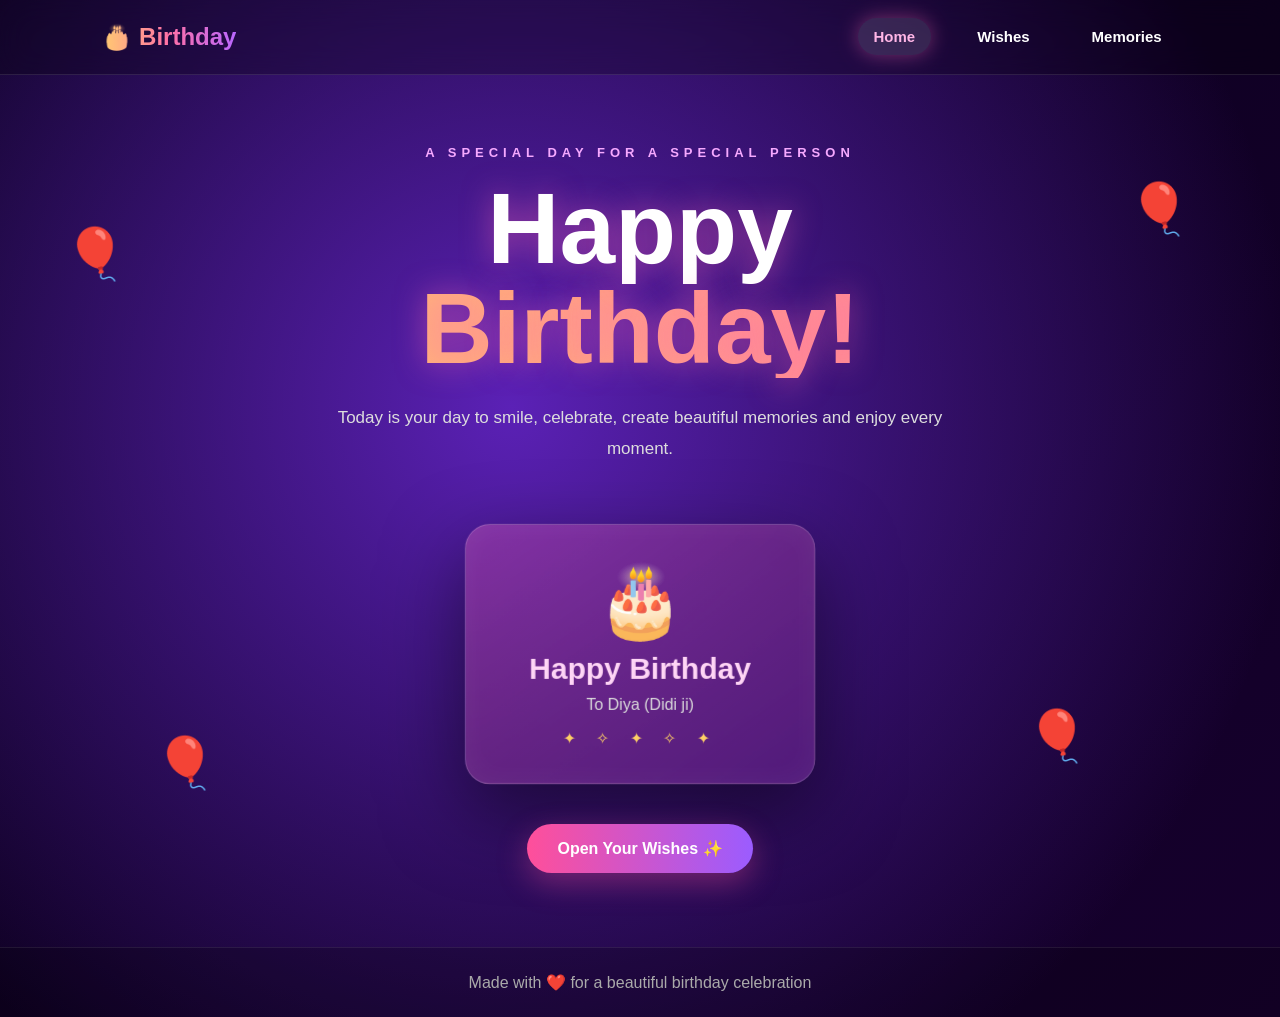
<file: index.html>
<!DOCTYPE html>
<html lang="en">
<head>
    <meta charset="UTF-8">
    <meta name="viewport" content="width=device-width, initial-scale=1.0">
    <title>Happy Birthday 🎂</title>
    <link rel="stylesheet" href="style.css">
</head>

<body>

    <!-- Navigation -->
    <nav class="navbar">
        <div class="logo">🎂 Birthday</div>

        <ul class="nav-links">
            <li><a href="index.html" class="active">Home</a></li>
            <li><a href="wishes.html">Wishes</a></li>
            <li><a href="memories.html">Memories</a></li>
        </ul>
    </nav>

    <!-- Floating Balloons -->
    <div class="balloon balloon1">🎈</div>
    <div class="balloon balloon2">🎈</div>
    <div class="balloon balloon3">🎈</div>
    <div class="balloon balloon4">🎈</div>

    <!-- Main Section -->
    <main class="hero">

        <div class="hero-content">

            <p class="small-title">A SPECIAL DAY FOR A SPECIAL PERSON</p>

            <h1>
                Happy
                <span>Birthday!</span>
            </h1>

            <p class="intro">
                Today is your day to smile, celebrate,
                create beautiful memories and enjoy every moment.
            </p>

            <!-- 3D Card -->
            <div class="scene">

                <div class="birthday-card">

                    <div class="card-front">

                        <div class="card-glow"></div>

                        <div class="card-icon">🎂</div>

                        <h2>Happy Birthday</h2>

                        <p>To Diya (Didi ji)</p>

                        <div class="stars">
                            ✦ ✧ ✦ ✧ ✦
                        </div>

                    </div>

                    <div class="card-inside">

                        <div class="cake">🎂</div>

                        <h2>Make A Wish!</h2>

                        <p>
                            May your birthday be filled with
                            happiness, laughter and unforgettable moments.
                        </p>

                    </div>

                </div>

            </div>

            <a href="wishes.html" class="main-btn">
                Open Your Wishes ✨
            </a>

        </div>

    </main>

    <!-- Footer -->
    <footer>
        <p>Made with ❤️ for a beautiful birthday celebration</p>
    </footer>

</body>
</html>
</file>
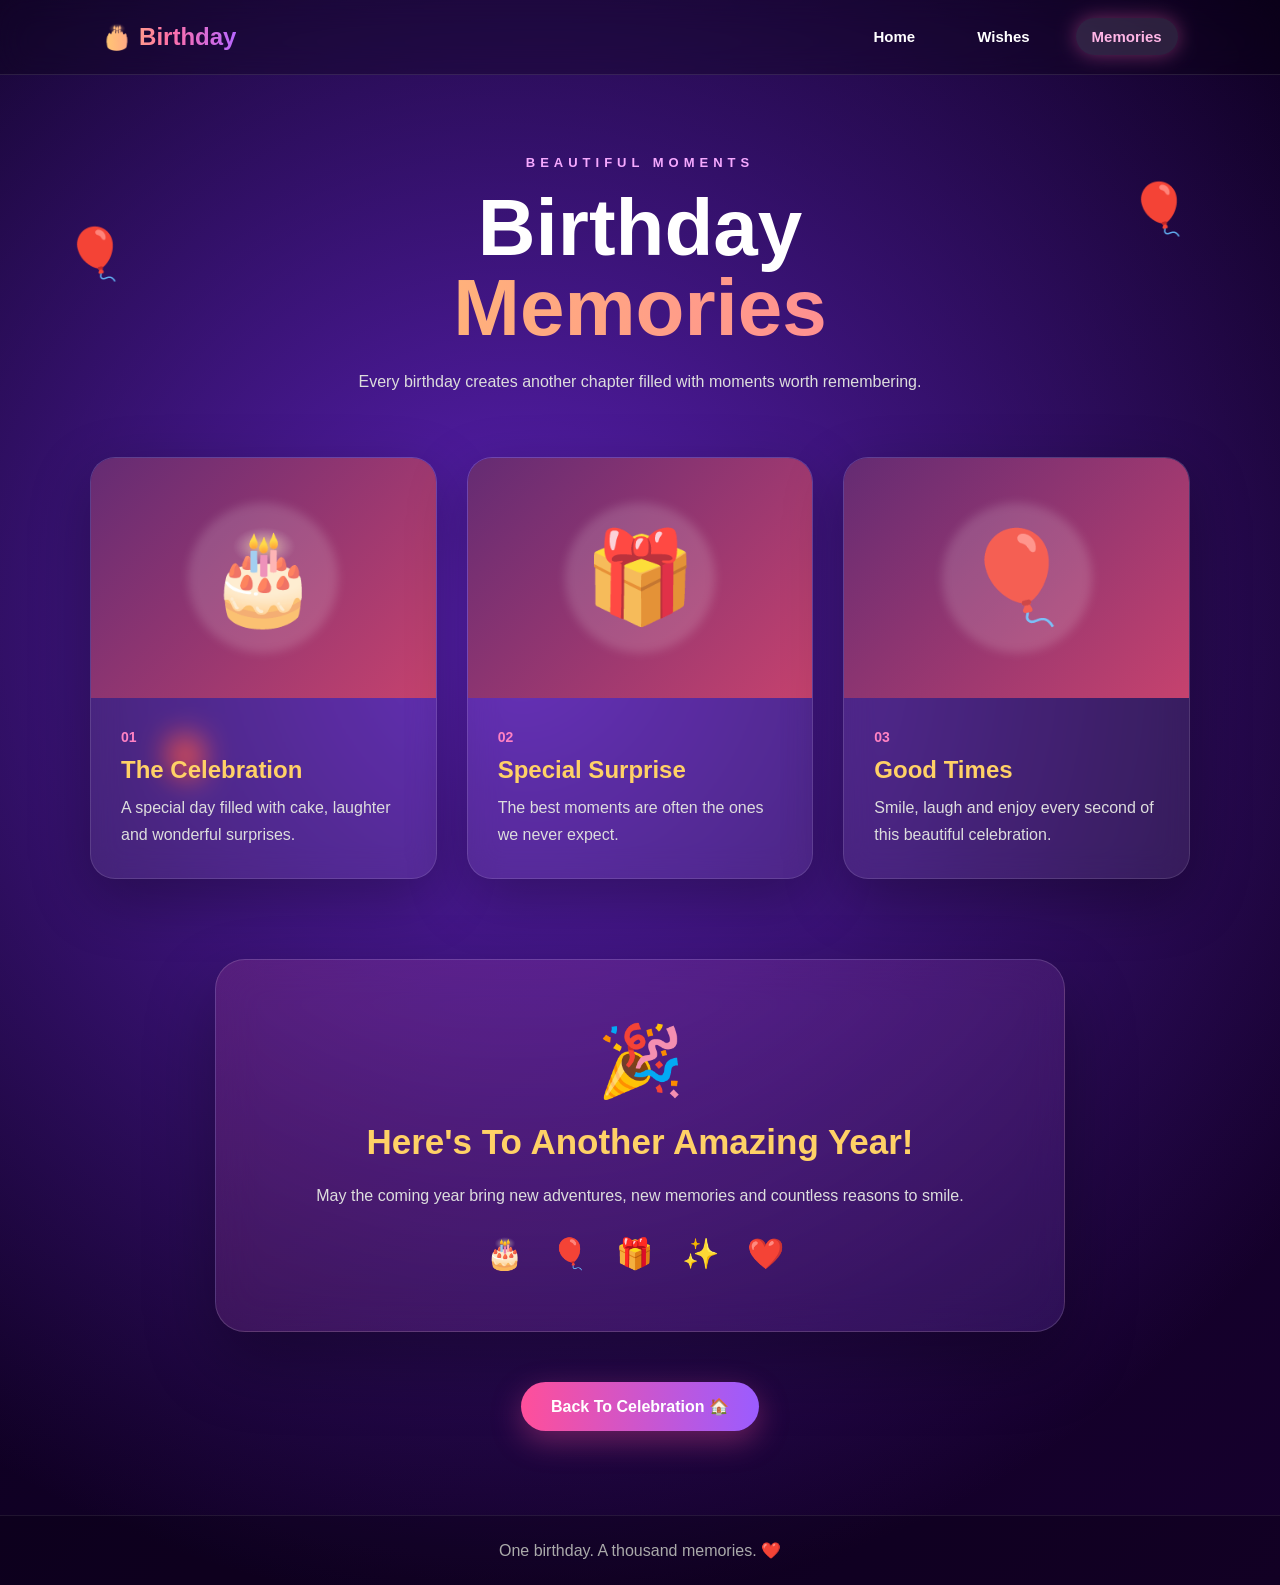
<file: memories.html>
<!DOCTYPE html>
<html lang="en">
<head>
    <meta charset="UTF-8">
    <meta name="viewport" content="width=device-width, initial-scale=1.0">
    <title>Birthday Memories 📸</title>
    <link rel="stylesheet" href="style.css">
</head>

<body>

    <!-- Navigation -->
    <nav class="navbar">

        <div class="logo">
            🎂 Birthday
        </div>

        <ul class="nav-links">
            <li><a href="index.html">Home</a></li>
            <li><a href="wishes.html">Wishes</a></li>
            <li><a href="memories.html" class="active">Memories</a></li>
        </ul>

    </nav>


    <!-- Decorative Balloons -->

    <div class="balloon balloon1">🎈</div>
    <div class="balloon balloon2">🎈</div>
    <div class="balloon balloon3">🎈</div>


    <!-- Memories -->

    <section class="page-section">

        <p class="small-title">
            BEAUTIFUL MOMENTS
        </p>

        <h1 class="page-title">
            Birthday <span>Memories</span>
        </h1>

        <p class="section-description">
            Every birthday creates another chapter
            filled with moments worth remembering.
        </p>


        <!-- Memory Cards -->

        <div class="memory-container">

            <div class="memory-card">

                <div class="memory-image memory-one">
                    🎂
                </div>

                <div class="memory-content">

                    <span>01</span>

                    <h2>The Celebration</h2>

                    <p>
                        A special day filled with cake,
                        laughter and wonderful surprises.
                    </p>

                </div>

            </div>


            <div class="memory-card">

                <div class="memory-image memory-two">
                    🎁
                </div>

                <div class="memory-content">

                    <span>02</span>

                    <h2>Special Surprise</h2>

                    <p>
                        The best moments are often the
                        ones we never expect.
                    </p>

                </div>

            </div>


            <div class="memory-card">

                <div class="memory-image memory-three">
                    🎈
                </div>

                <div class="memory-content">

                    <span>03</span>

                    <h2>Good Times</h2>

                    <p>
                        Smile, laugh and enjoy every
                        second of this beautiful celebration.
                    </p>

                </div>

            </div>

        </div>


        <!-- Final Birthday Card -->

        <div class="final-card">

            <div class="final-icon">
                🎉
            </div>

            <h2>
                Here's To Another Amazing Year!
            </h2>

            <p>
                May the coming year bring new adventures,
                new memories and countless reasons to smile.
            </p>

            <div class="emoji-line">
                🎂 🎈 🎁 ✨ ❤️
            </div>

        </div>


        <a href="index.html" class="main-btn">
            Back To Celebration 🏠
        </a>

    </section>


    <footer>
        <p>One birthday. A thousand memories. ❤️</p>
    </footer>

</body>
</html>
</file>
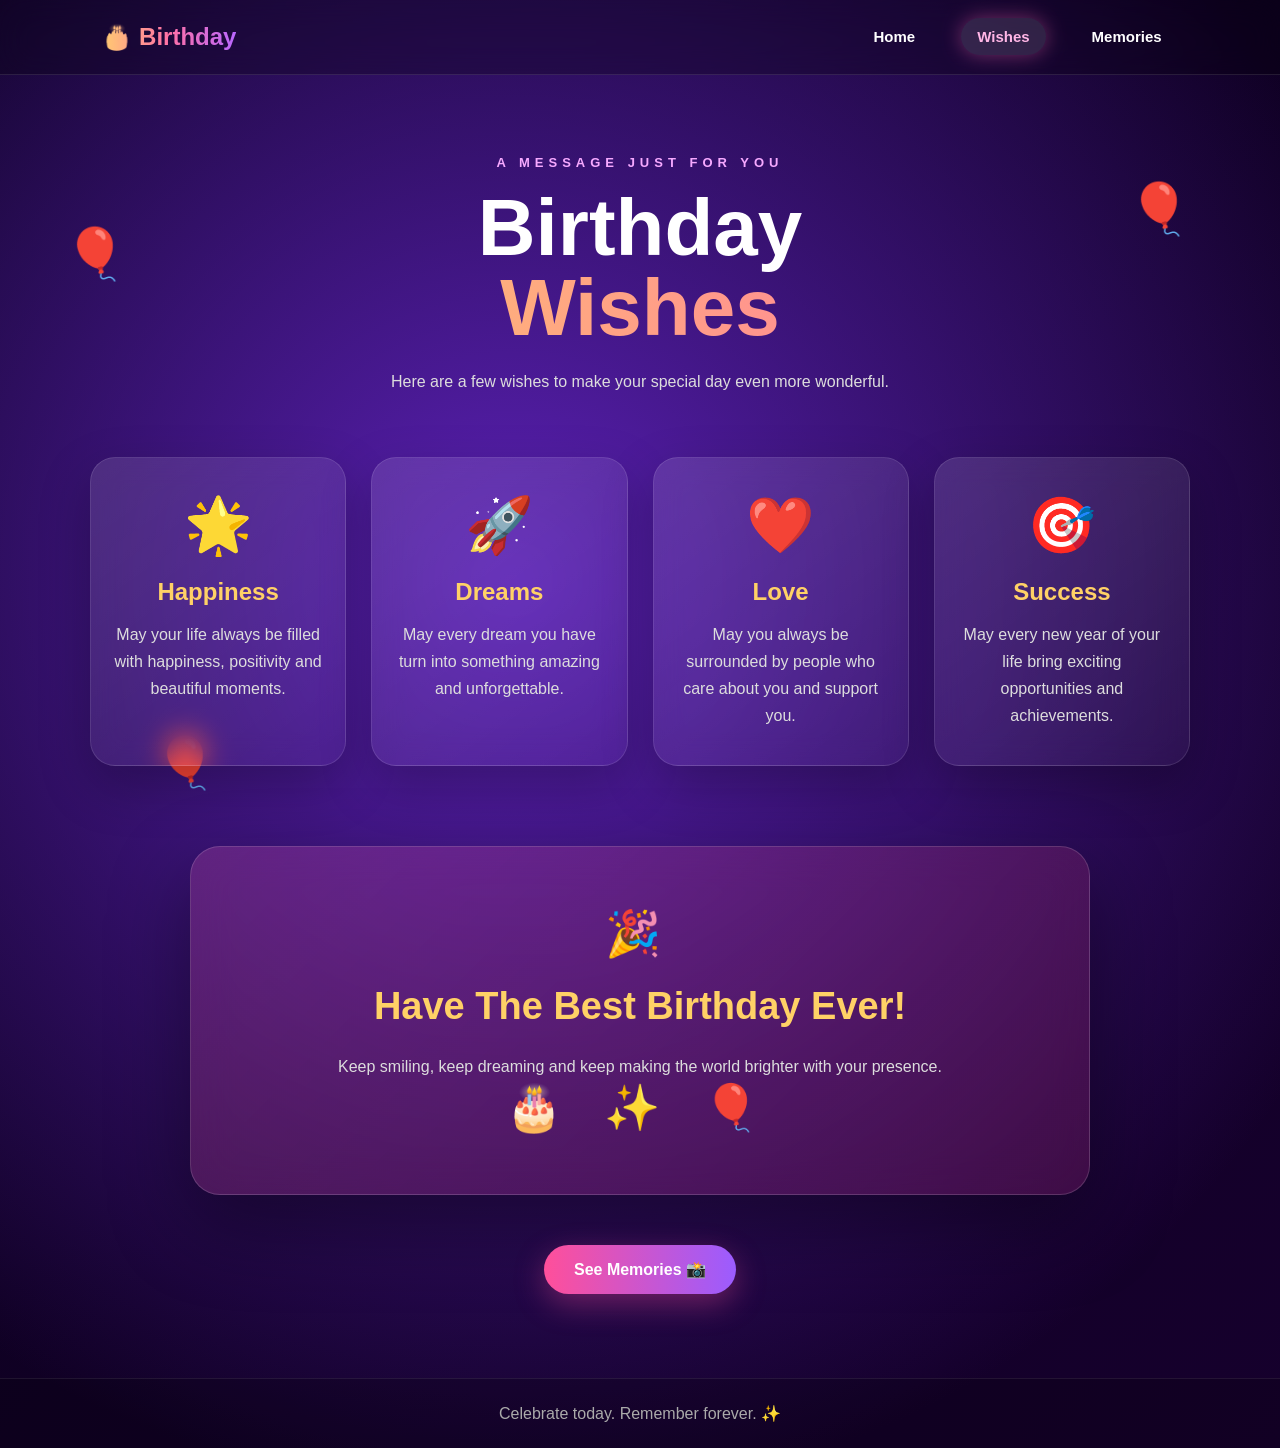
<file: wishes.html>
<!DOCTYPE html>
<html lang="en">
<head>
    <meta charset="UTF-8">
    <meta name="viewport" content="width=device-width, initial-scale=1.0">
    <title>Birthday Wishes 🎉</title>
    <link rel="stylesheet" href="style.css">
</head>

<body>

    <!-- Navigation -->
    <nav class="navbar">
        <div class="logo">🎂 Birthday</div>

        <ul class="nav-links">
            <li><a href="index.html">Home</a></li>
            <li><a href="wishes.html" class="active">Wishes</a></li>
            <li><a href="memories.html">Memories</a></li>
        </ul>
    </nav>

    <!-- Background Decorations -->
    <div class="balloon balloon1">🎈</div>
    <div class="balloon balloon2">🎈</div>
    <div class="balloon balloon3">🎈</div>

    <!-- Wishes Section -->
    <section class="page-section">

        <p class="small-title">A MESSAGE JUST FOR YOU</p>

        <h1 class="page-title">
            Birthday <span>Wishes</span>
        </h1>

        <p class="section-description">
            Here are a few wishes to make your special day even more wonderful.
        </p>

        <!-- 3D Wishes Cards -->
        <div class="wish-container">

            <div class="wish-card">
                <div class="wish-icon">🌟</div>

                <h2>Happiness</h2>

                <p>
                    May your life always be filled with
                    happiness, positivity and beautiful moments.
                </p>
            </div>


            <div class="wish-card">
                <div class="wish-icon">🚀</div>

                <h2>Dreams</h2>

                <p>
                    May every dream you have turn into
                    something amazing and unforgettable.
                </p>
            </div>


            <div class="wish-card">
                <div class="wish-icon">❤️</div>

                <h2>Love</h2>

                <p>
                    May you always be surrounded by
                    people who care about you and support you.
                </p>
            </div>


            <div class="wish-card">
                <div class="wish-icon">🎯</div>

                <h2>Success</h2>

                <p>
                    May every new year of your life bring
                    exciting opportunities and achievements.
                </p>
            </div>

        </div>


        <!-- Main Message -->
        <div class="message-box">

            <div class="message-3d">
                <span>🎉</span>

                <h2>
                    Have The Best Birthday Ever!
                </h2>

                <p>
                    Keep smiling, keep dreaming and keep
                    making the world brighter with your presence.
                </p>

                <span>🎂 ✨ 🎈</span>
            </div>

        </div>


        <a href="memories.html" class="main-btn">
            See Memories 📸
        </a>

    </section>


    <footer>
        <p>Celebrate today. Remember forever. ✨</p>
    </footer>

</body>
</html>
</file>
<file: style.css>
/* =========================================
   RESET
========================================= */

* {
    margin: 0;
    padding: 0;
    box-sizing: border-box;
}

html {
    scroll-behavior: smooth;
}

body {
    min-height: 100vh;
    font-family: Arial, Helvetica, sans-serif;
    color: #ffffff;
    overflow-x: hidden;

    background:
        radial-gradient(
            circle at 20% 20%,
            #5b21b6 0%,
            transparent 30%
        ),
        radial-gradient(
            circle at 80% 80%,
            #be185d 0%,
            transparent 30%
        ),
        linear-gradient(
            135deg,
            #09001a,
            #16002d,
            #270044
        );

    background-size: 200% 200%;
    animation: backgroundMove 12s ease infinite;
}


/* =========================================
   BACKGROUND ANIMATION
========================================= */

@keyframes backgroundMove {
    0% {
        background-position: 0% 50%;
    }

    50% {
        background-position: 100% 50%;
    }

    100% {
        background-position: 0% 50%;
    }
}


/* =========================================
   NAVIGATION
========================================= */

.navbar {
    width: 100%;
    min-height: 75px;

    display: flex;
    align-items: center;
    justify-content: space-between;

    padding: 0 8%;

    background: rgba(0, 0, 0, 0.25);

    backdrop-filter: blur(15px);

    border-bottom: 1px solid rgba(255, 255, 255, 0.1);

    position: relative;
    z-index: 100;
}


.logo {
    font-size: 24px;
    font-weight: bold;

    background: linear-gradient(
        90deg,
        #ffcc70,
        #ff70a6,
        #b967ff
    );

    background-clip: text;
    color: transparent;
}


.nav-links {
    display: flex;
    gap: 30px;
    list-style: none;
}


.nav-links a {
    color: #ffffff;
    text-decoration: none;

    font-size: 15px;
    font-weight: bold;

    padding: 10px 16px;

    border-radius: 30px;

    transition: 0.3s ease;
}


.nav-links a:hover,
.nav-links a.active {
    background: rgba(255, 255, 255, 0.12);

    box-shadow:
        0 0 20px rgba(255, 105, 180, 0.4);

    color: #ffb6e6;
}


/* =========================================
   HERO SECTION
========================================= */

.hero {
    min-height: calc(100vh - 75px);

    display: flex;
    justify-content: center;
    align-items: center;

    padding: 70px 20px;

    text-align: center;
}


.hero-content {
    width: 100%;
    max-width: 1000px;
}


.small-title {
    font-size: 13px;
    letter-spacing: 5px;

    color: #f6a9ff;

    margin-bottom: 18px;

    font-weight: bold;
}


.hero h1 {
    font-size: clamp(50px, 9vw, 100px);

    line-height: 1;

    margin-bottom: 25px;

    text-shadow:
        0 0 30px rgba(255, 105, 180, 0.5);
}


/* Gradient Text */

.hero h1 span,
.page-title span {
    display: block;

    background: linear-gradient(
        90deg,
        #ffd166,
        #ff70a6,
        #c77dff,
        #70d6ff
    );

    background-size: 300% 100%;

    background-clip: text;

    color: transparent;

    animation: gradientText 5s ease infinite;
}


@keyframes gradientText {
    0% {
        background-position: 0% 50%;
    }

    50% {
        background-position: 100% 50%;
    }

    100% {
        background-position: 0% 50%;
    }
}


.intro {
    max-width: 650px;

    margin: auto;

    line-height: 1.8;

    color: #dddddd;

    font-size: 17px;
}


/* =========================================
   3D BIRTHDAY CARD
========================================= */

.scene {
    width: 350px;
    height: 260px;

    margin: 60px auto 40px;

    perspective: 1200px;
}


.birthday-card {
    width: 100%;
    height: 100%;

    position: relative;

    transform-style: preserve-3d;

    transition: transform 1s;

    animation: cardFloat 4s ease-in-out infinite;
}


.scene:hover .birthday-card {
    transform: rotateY(180deg) rotateX(5deg);
}


/* Card Front + Inside */

.card-front,
.card-inside {
    position: absolute;

    width: 100%;
    height: 100%;

    border-radius: 25px;

    display: flex;

    flex-direction: column;

    align-items: center;

    justify-content: center;

    backface-visibility: hidden;

    border: 1px solid rgba(255, 255, 255, 0.2);

    box-shadow:
        0 30px 80px rgba(0, 0, 0, 0.5),
        inset 0 0 30px rgba(255, 255, 255, 0.05);

    overflow: hidden;
}


.card-front {
    background:
        linear-gradient(
            145deg,
            rgba(255, 105, 180, 0.3),
            rgba(90, 30, 130, 0.8)
        );

    transform: translateZ(1px);
}


.card-inside {
    background:
        linear-gradient(
            145deg,
            #3b126e,
            #741b5c
        );

    transform: rotateY(180deg);
}


/* =========================================
   CAKE
========================================= */

.card-icon {
    font-size: 70px;

    animation: cakeBounce 2s infinite;
}


@keyframes cakeBounce {
    0%,
    100% {
        transform: translateY(0) rotate(-3deg);
    }

    50% {
        transform: translateY(-12px) rotate(3deg);
    }
}


.card-front h2 {
    font-size: 30px;

    margin: 10px 0;

    color: #ffd6f6;
}


.card-front p {
    color: #dddddd;
}


/* Stars */

.stars {
    margin-top: 15px;

    letter-spacing: 8px;

    color: #ffd166;

    animation: sparkle 1.5s infinite;
}


@keyframes sparkle {
    0%,
    100% {
        opacity: 0.5;
        transform: scale(0.9);
    }

    50% {
        opacity: 1;
        transform: scale(1.1);
    }
}


/* Inside Card */

.card-inside .cake {
    font-size: 65px;

    margin-bottom: 10px;
}


.card-inside h2 {
    color: #ffd166;

    margin-bottom: 10px;
}


.card-inside p {
    width: 75%;

    text-align: center;

    line-height: 1.6;

    color: #eeeeee;
}


@keyframes cardFloat {
    0%,
    100% {
        transform: translateY(0) rotateX(0deg);
    }

    50% {
        transform: translateY(-15px) rotateX(3deg);
    }
}


/* =========================================
   BUTTON
========================================= */

.main-btn {
    display: inline-block;

    text-decoration: none;

    color: #ffffff;

    padding: 15px 30px;

    border-radius: 50px;

    font-weight: bold;

    background:
        linear-gradient(
            90deg,
            #ff4f9a,
            #9b5cff
        );

    box-shadow:
        0 10px 30px rgba(255, 79, 154, 0.35);

    transition: 0.4s ease;

    position: relative;

    overflow: hidden;
}


.main-btn:hover {
    transform:
        translateY(-5px)
        scale(1.05);

    box-shadow:
        0 15px 40px rgba(255, 79, 154, 0.6);
}


/* =========================================
   FLOATING BALLOONS
========================================= */

.balloon {
    position: fixed;

    font-size: 50px;

    z-index: 1;

    pointer-events: none;

    animation:
        balloonFloat 6s ease-in-out infinite;
}


.balloon1 {
    left: 5%;
    top: 25%;

    animation-delay: 0s;
}


.balloon2 {
    right: 7%;
    top: 20%;

    animation-delay: 2s;
}


.balloon3 {
    left: 12%;
    bottom: 12%;

    animation-delay: 1s;
}


.balloon4 {
    right: 15%;
    bottom: 15%;

    animation-delay: 3s;
}


@keyframes balloonFloat {
    0%,
    100% {
        transform:
            translateY(0)
            rotate(-8deg);
    }

    50% {
        transform:
            translateY(-40px)
            rotate(8deg);
    }
}


/* =========================================
   GENERAL PAGE SECTION
========================================= */

.page-section {
    min-height: calc(100vh - 75px);

    text-align: center;

    padding: 80px 7%;

    position: relative;

    z-index: 2;
}


.page-title {
    font-size: clamp(45px, 7vw, 80px);

    margin-bottom: 20px;

    line-height: 1;
}


.section-description {
    max-width: 650px;

    margin: 0 auto 60px;

    color: #dddddd;

    line-height: 1.8;
}


/* =========================================
   WISH CARDS
========================================= */

.wish-container {
    max-width: 1100px;

    margin: auto;

    display: grid;

    grid-template-columns:
        repeat(4, 1fr);

    gap: 25px;

    perspective: 1200px;
}


.wish-card {
    padding: 35px 20px;

    min-height: 270px;

    border-radius: 25px;

    background:
        linear-gradient(
            145deg,
            rgba(255, 255, 255, 0.12),
            rgba(255, 255, 255, 0.04)
        );

    border:
        1px solid rgba(255, 255, 255, 0.12);

    backdrop-filter: blur(15px);

    box-shadow:
        0 20px 50px rgba(0, 0, 0, 0.25);

    transition:
        transform 0.5s ease,
        box-shadow 0.5s ease;

    transform-style: preserve-3d;
}


.wish-card:hover {
    transform:
        rotateX(8deg)
        rotateY(-8deg)
        translateY(-15px)
        translateZ(30px);

    box-shadow:
        0 30px 70px rgba(255, 82, 169, 0.3);
}


.wish-icon {
    font-size: 55px;

    margin-bottom: 20px;

    transform: translateZ(30px);
}


.wish-card h2 {
    color: #ffd166;

    margin-bottom: 15px;

    transform: translateZ(25px);
}


.wish-card p {
    color: #dddddd;

    line-height: 1.7;

    transform: translateZ(15px);
}


/* =========================================
   MESSAGE BOX
========================================= */

.message-box {
    max-width: 900px;

    margin: 80px auto 50px;

    perspective: 1000px;
}


.message-3d {
    padding: 60px 30px;

    border-radius: 30px;

    background:
        linear-gradient(
            135deg,
            rgba(255, 105, 180, 0.2),
            rgba(116, 27, 92, 0.4)
        );

    border:
        1px solid rgba(255, 255, 255, 0.15);

    backdrop-filter: blur(20px);

    box-shadow:
        0 30px 80px rgba(0, 0, 0, 0.4);

    transition: 0.5s ease;

    transform-style: preserve-3d;
}


.message-3d:hover {
    transform:
        rotateX(5deg)
        rotateY(-5deg)
        translateZ(30px);
}


.message-3d span {
    font-size: 45px;

    letter-spacing: 15px;
}


.message-3d h2 {
    font-size: 38px;

    margin: 25px 0;

    color: #ffd166;
}


.message-3d p {
    max-width: 650px;

    margin: auto;

    line-height: 1.8;

    color: #dddddd;
}


/* =========================================
   MEMORY SECTION
========================================= */

.memory-container {
    max-width: 1100px;

    margin: auto;

    display: grid;

    grid-template-columns:
        repeat(3, 1fr);

    gap: 30px;

    perspective: 1200px;
}


.memory-card {
    border-radius: 25px;

    overflow: hidden;

    background:
        rgba(255, 255, 255, 0.08);

    border:
        1px solid rgba(255, 255, 255, 0.12);

    backdrop-filter: blur(15px);

    transition: 0.5s ease;

    transform-style: preserve-3d;

    box-shadow:
        0 20px 60px rgba(0, 0, 0, 0.3);
}


.memory-card:hover {
    transform:
        rotateY(-8deg)
        rotateX(5deg)
        translateY(-15px);
}


/* =========================================
   MEMORY IMAGE
========================================= */

.memory-image {
    height: 240px;

    display: flex;

    justify-content: center;

    align-items: center;

    font-size: 90px;

    background:
        linear-gradient(
            135deg,
            #642b73,
            #c6426e
        );

    position: relative;

    overflow: hidden;
}


.memory-image::after {
    content: "";

    position: absolute;

    width: 150px;
    height: 150px;

    border-radius: 50%;

    background:
        rgba(255, 255, 255, 0.15);

    filter: blur(5px);

    animation:
        lightMove 4s infinite alternate;
}


@keyframes lightMove {
    from {
        transform:
            translate(-80px, -50px);
    }

    to {
        transform:
            translate(80px, 50px);
    }
}


/* =========================================
   MEMORY CONTENT
========================================= */

.memory-content {
    padding: 30px;

    text-align: left;
}


.memory-content span {
    color: #ff82c3;

    font-weight: bold;

    font-size: 14px;
}


.memory-content h2 {
    margin: 10px 0;

    color: #ffd166;
}


.memory-content p {
    color: #dddddd;

    line-height: 1.7;
}


/* =========================================
   FINAL CARD
========================================= */

.final-card {
    max-width: 850px;

    margin: 80px auto 50px;

    padding: 60px 30px;

    border-radius: 30px;

    background:
        linear-gradient(
            145deg,
            rgba(255, 105, 180, 0.15),
            rgba(155, 92, 255, 0.15)
        );

    border:
        1px solid rgba(255, 255, 255, 0.15);

    backdrop-filter: blur(20px);

    box-shadow:
        0 30px 70px rgba(0, 0, 0, 0.3);

    animation:
        finalFloat 4s ease-in-out infinite;
}


@keyframes finalFloat {
    0%,
    100% {
        transform: translateY(0);
    }

    50% {
        transform: translateY(-10px);
    }
}


.final-icon {
    font-size: 70px;

    margin-bottom: 20px;
}


.final-card h2 {
    font-size: 35px;

    color: #ffd166;

    margin-bottom: 20px;
}


.final-card p {
    max-width: 650px;

    margin: auto;

    color: #dddddd;

    line-height: 1.8;
}


.emoji-line {
    margin-top: 25px;

    font-size: 30px;

    letter-spacing: 10px;
}


/* =========================================
   FOOTER
========================================= */

footer {
    text-align: center;

    padding: 25px;

    color: #aaaaaa;

    border-top:
        1px solid rgba(255, 255, 255, 0.08);

    background:
        rgba(0, 0, 0, 0.2);
}


/* =========================================
   TABLET RESPONSIVE
========================================= */

@media (max-width: 900px) {

    .wish-container {
        grid-template-columns:
            repeat(2, 1fr);
    }


    .memory-container {
        grid-template-columns:
            1fr;

        max-width: 600px;
    }
}


/* =========================================
   MOBILE RESPONSIVE
========================================= */

@media (max-width: 600px) {

    .navbar {
        flex-direction: column;

        gap: 15px;

        padding: 18px;
    }


    .nav-links {
        gap: 5px;

        flex-wrap: wrap;

        justify-content: center;
    }


    .nav-links a {
        padding: 8px 10px;

        font-size: 13px;
    }


    .hero {
        padding-top: 50px;
    }


    .scene {
        width: 300px;

        height: 230px;
    }


    .wish-container {
        grid-template-columns:
            1fr;
    }


    .page-section {
        padding:
            60px 20px;
    }


    .message-3d h2 {
        font-size: 28px;
    }


    .message-3d span {
        font-size: 30px;

        letter-spacing: 8px;
    }


    .balloon {
        font-size: 35px;
    }


    .final-card h2 {
        font-size: 28px;
    }


    .emoji-line {
        font-size: 22px;

        letter-spacing: 5px;
    }
}
</file>
